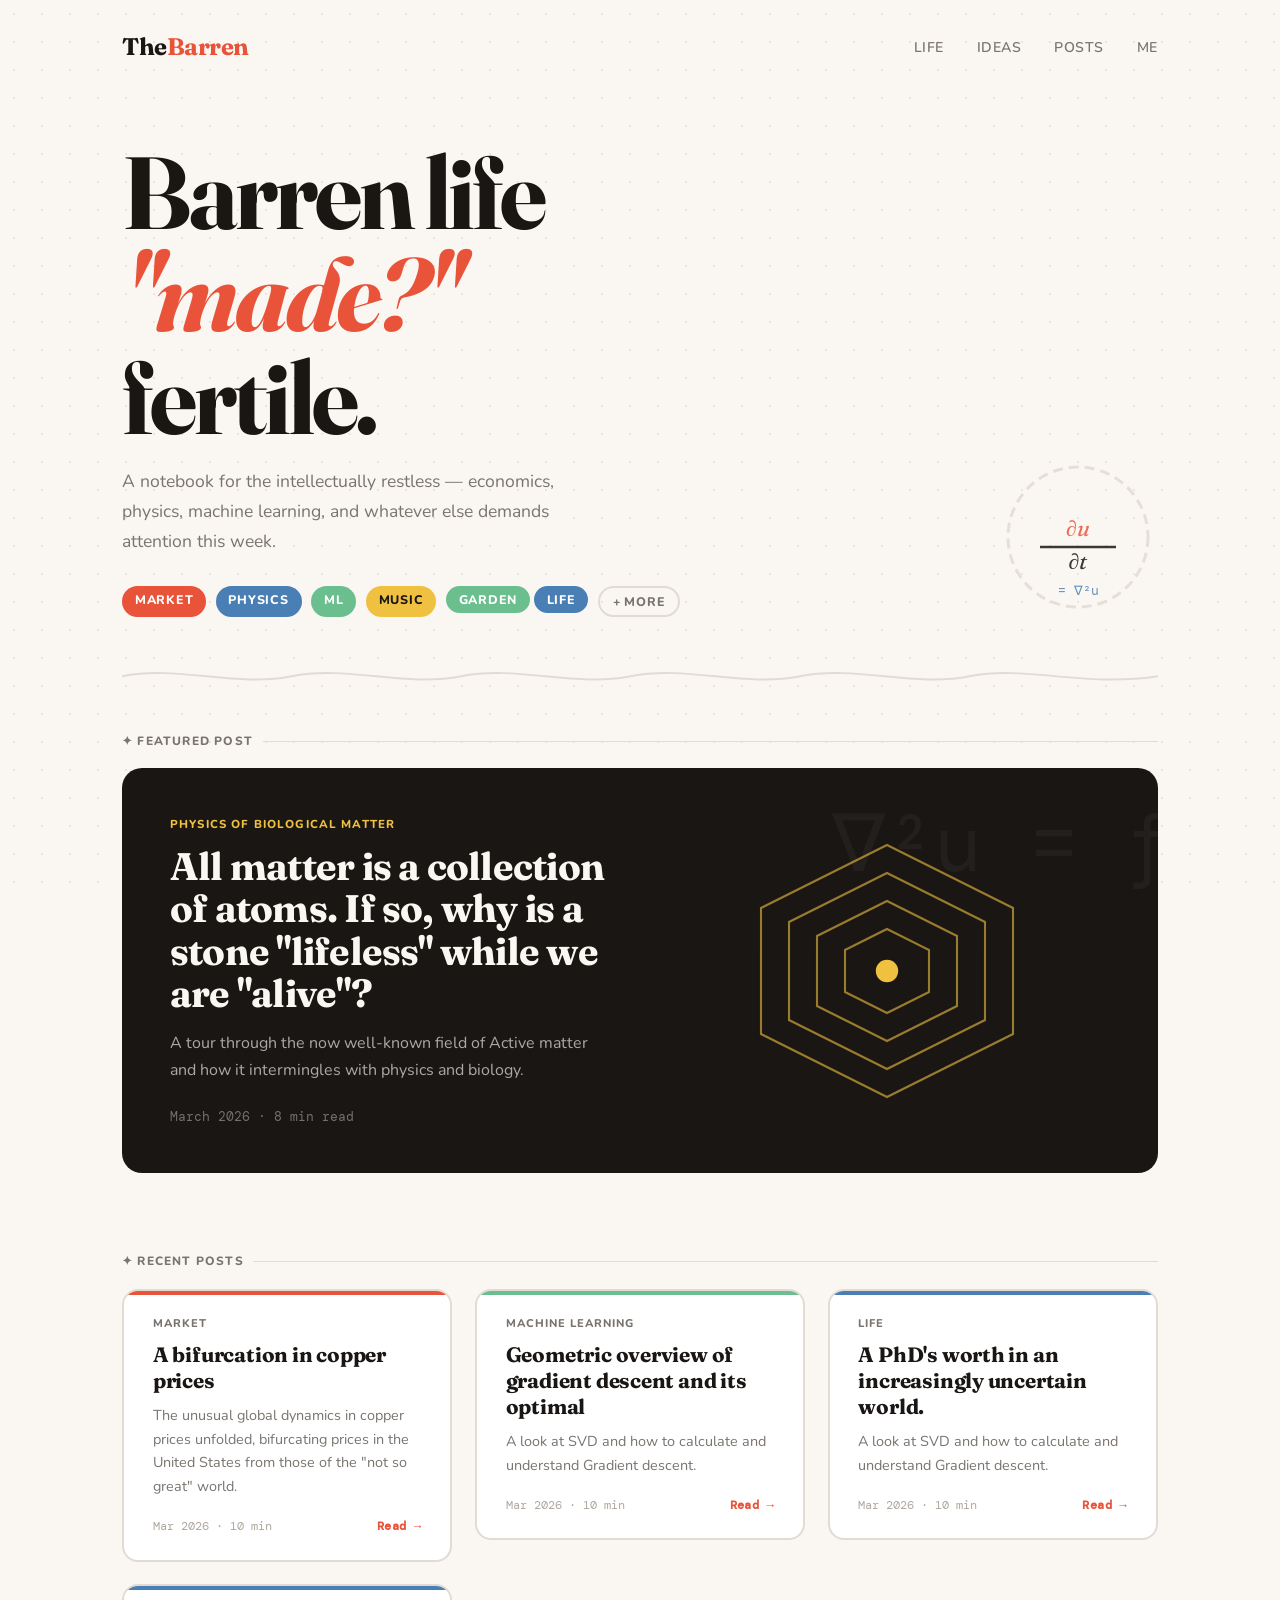
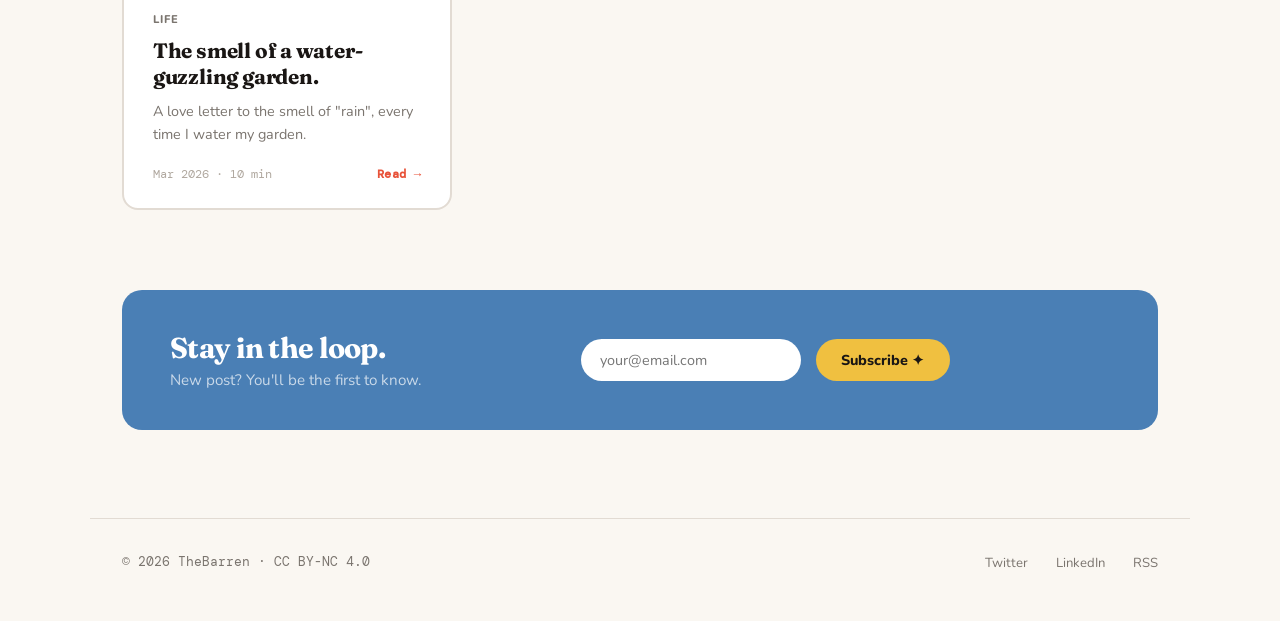
<file: index.html>
<!DOCTYPE html>
<html lang="en">
<head>
  <meta charset="UTF-8" />
  <meta name="viewport" content="width=device-width, initial-scale=1.0"/>
  <title>The Barren</title>
  <link href="https://fonts.googleapis.com/css2?family=Fraunces:ital,opsz,wght@0,9..144,300;0,9..144,700;1,9..144,400&family=DM+Mono:wght@400;500&family=Nunito:wght@400;600;800&display=swap" rel="stylesheet"/>
  <link rel="stylesheet" href="styles.css">
</head>
<body>

<header class="fade-in d1">
  <a class="logo" href="index.html">The<span>Barren</span></a>
  <nav>
    <a href="Life.html">Life</a>
    <a href="Ideas.html">Ideas</a>
    <a href="Posts.html">Posts</a>
    <a href="Me.html">Me</a>
  </nav>
</header>

<section class="hero fade-in d2">
  <div class="hero-text">
    <h1>Barren life<br/><em>"made?"</em><br/> fertile.</h1>
    <p>A notebook for the intellectually restless — economics, physics, machine learning, and whatever else demands attention this week.</p>
    <div class="tag-row">
    
      <span class="tag tag-red">Market</span>
      <span class="tag tag-blue">Physics</span>
      <span class="tag tag-green">ML</span>
      <span class="tag tag-yellow">Music</span>
    
      <span class="hidden-tags" id="moreTags">
        <span class="tag tag-green">Garden</span>
        <span class="tag tag-blue">Life</span>
      </span>
    
      <span class="tag tag-ghost" onclick="toggleMore()">+ more</span>
    
    </div>
  </div>
  
  <script>
  function toggleMore() {
    const moreTags = document.getElementById("moreTags");
    const btn = document.querySelector(".tag-ghost");
  
    if (moreTags.style.display === "inline") {
      moreTags.style.display = "none";
      btn.textContent = "+ more";
    } else {
      moreTags.style.display = "inline";
      btn.textContent = "− less";
    }
  }
  </script>
  
  <svg class="hero-doodle" viewBox="0 0 160 160" fill="none" xmlns="http://www.w3.org/2000/svg">
    <circle cx="80" cy="80" r="70" stroke="#e2dbd3" stroke-width="3" stroke-dasharray="10 6"/>
    <text x="50%" y="46%" dominant-baseline="middle" text-anchor="middle"
      font-family="Fraunces, serif" font-size="22" fill="#e8533a" font-style="italic">∂u</text>
    <line x1="42" y1="90" x2="118" y2="90" stroke="#1a1614" stroke-width="2.5"/>
    <text x="50%" y="67%" dominant-baseline="middle" text-anchor="middle"
      font-family="Fraunces, serif" font-size="22" fill="#1a1614" font-style="italic">∂t</text>
    <text x="50%" y="84%" dominant-baseline="middle" text-anchor="middle"
      font-family="DM Mono, monospace" font-size="13" fill="#4a7fb5">= ∇²u</text>
  </svg>
</section>

<div class="squiggle fade-in d3">
  <svg viewBox="0 0 1100 24" preserveAspectRatio="none" xmlns="http://www.w3.org/2000/svg">
    <path d="M0,12 C60,0 120,24 180,12 C240,0 300,24 360,12 C420,0 480,24 540,12 C600,0 660,24 720,12 C780,0 840,24 900,12 C960,0 1020,24 1100,12"
      stroke="#e2dbd3" stroke-width="2" fill="none"/>
  </svg>
</div>

<section class="section fade-in d3">
  <div class="section-label">✦ Featured Post</div>
  <div class="featured">
    <div>
      <div class="featured-label">Physics of Biological Matter</div>
      <h2>All matter is a collection of atoms. If so, why is a stone "lifeless" while we are "alive"?</h2>
      <p>A tour through the now well-known field of Active matter and how it intermingles with physics and biology.</p>
      <div class="featured-meta">March 2026 · 8 min read</div>
    </div>
    <div class="featured-visual">
      <svg viewBox="0 0 200 200" xmlns="http://www.w3.org/2000/svg">
        <g fill="none" stroke="rgba(240,192,64,0.6)" stroke-width="1.5">
          <polygon points="100,10 190,55 190,145 100,190 10,145 10,55"/>
          <polygon points="100,30 170,65 170,135 100,170 30,135 30,65"/>
          <polygon points="100,50 150,75 150,125 100,150 50,125 50,75"/>
          <polygon points="100,70 130,85 130,115 100,130 70,115 70,85"/>
        </g>
        <circle cx="100" cy="100" r="8" fill="#f0c040"/>
      </svg>
    </div>
  </div>
</section>

<section class="section fade-in d4">
  <div class="section-label">✦ Recent Posts</div>
  <div class="card-grid">

    <a href="Surge-in-copper-prices.html" class="card-link">
      <div class="card">
        <div class="card-accent ca-red"></div>
        <div class="card-topic">Market</div>
    
        <h3>A bifurcation in copper prices</h3>
    
        <p>The unusual global dynamics in copper prices unfolded, bifurcating prices in the United States from those of the "not so great" world.</p>
    
        <div class="card-footer">
          <span>Mar 2026 · 10 min</span>
          <span class="read-more">Read →</span>
        </div>
      </div>
    </a>

    
    <a href="gradient-descent.html" class="card-link">
      <div class="card">
        <div class="card-accent ca-green"></div>
        <div class="card-topic">Machine Learning</div>
    
        <h3>Geometric overview of gradient descent and its optimal</h3>
    
        <p>A look at SVD and how to calculate and understand Gradient descent.</p>
    
        <div class="card-footer">
          <span>Mar 2026 · 10 min</span>
          <span class="read-more">Read →</span>
        </div>
      </div>
    </a>

    <a href="A-phd-worth.html" class="card-link">
      <div class="card">
        <div class="card-accent ca-blue"></div>
        <div class="card-topic">Life</div>
    
        <h3>A PhD's worth in an increasingly uncertain world.</h3>
    
        <p>A look at SVD and how to calculate and understand Gradient descent.</p>
    
        <div class="card-footer">
          <span>Mar 2026 · 10 min</span>
          <span class="read-more">Read →</span>
        </div>
      </div>
    </a>

    <a href="The-smell-of-a-water.html" class="card-link">
      <div class="card">
        <div class="card-accent ca-blue"></div>
        <div class="card-topic">Life</div>
    
        <h3>The smell of a water-guzzling garden.</h3>
    
        <p>A love letter to the smell of "rain", every time I water my garden. </p>
    
        <div class="card-footer">
          <span>Mar 2026 · 10 min</span>
          <span class="read-more">Read →</span>
        </div>
      </div>
    </a>
    
  </div>
</section>

<div id="newsletter"></div>
<div id="footer"></div>

<script src="newsletterscript.js"></script>
<script src="layout.js"></script>

</body>
</html>
</file>
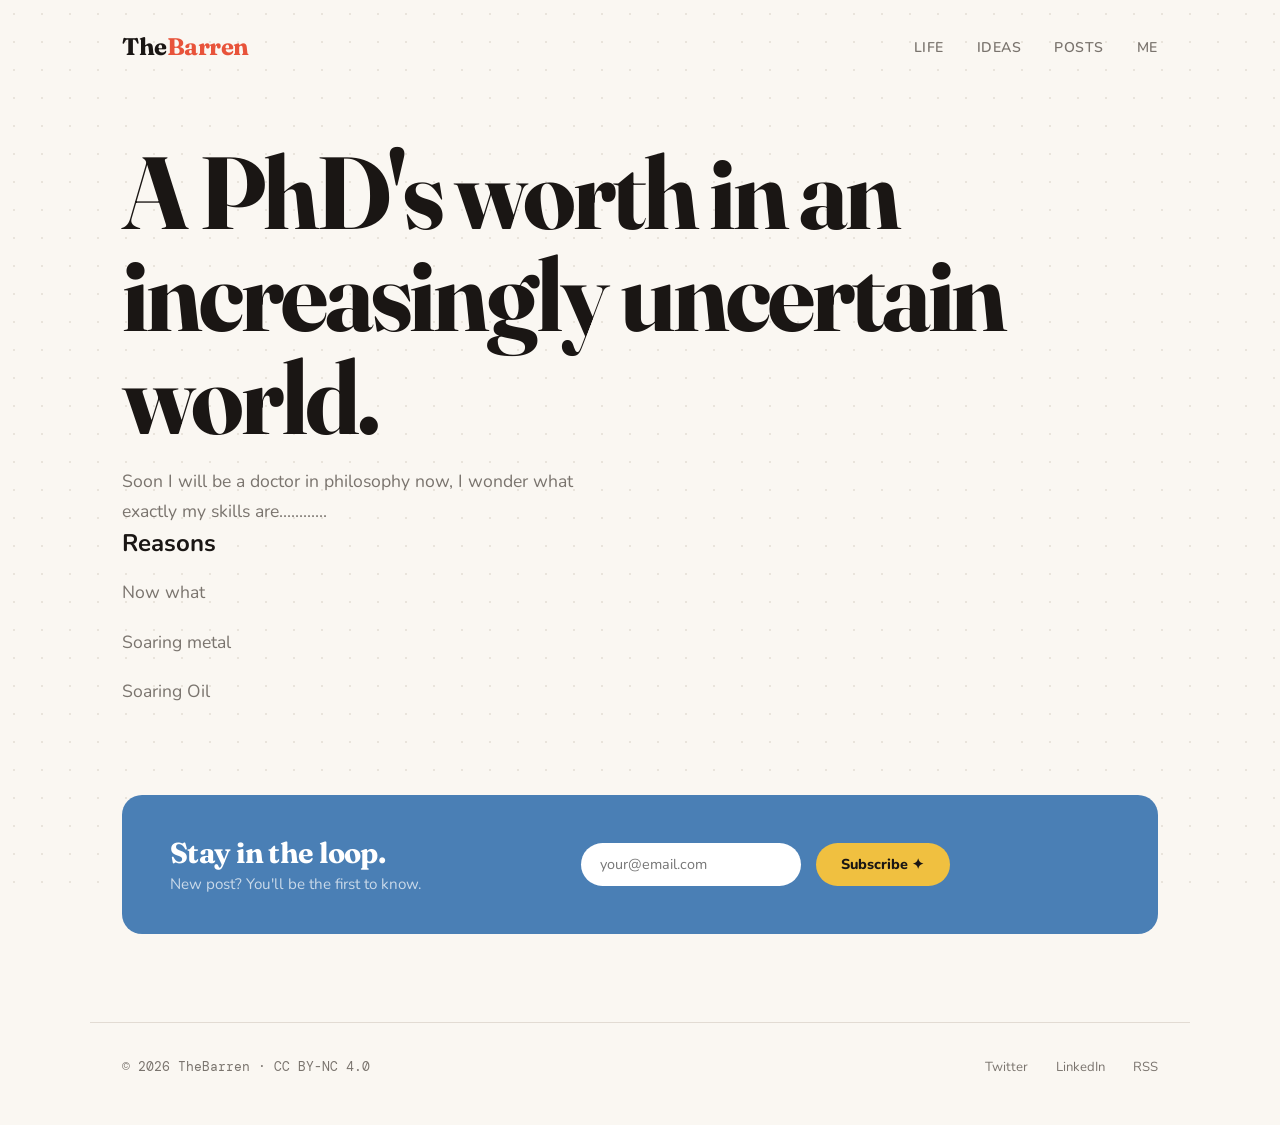
<file: A-phd-worth.html>
<!DOCTYPE html>
<html>
  
<head>
  <title>A PhD's worth in an increasingly uncertain world.</title>
  <meta charset="UTF-8" />
  <meta name="viewport" content="width=device-width, initial-scale=1.0"/>
  <link href="https://fonts.googleapis.com/css2?family=Fraunces:ital,opsz,wght@0,9..144,300;0,9..144,700;1,9..144,400&family=DM+Mono:wght@400;500&family=Nunito:wght@400;600;800&display=swap" rel="stylesheet"/>
  <link rel="stylesheet" href="styles.css">
</head>

<body>

<header class="fade-in d1">
  <a class="logo" href="index.html">The<span>Barren</span></a>
  <nav>
    <a href="Life.html">Life</a>
    <a href="Ideas.html">Ideas</a>
    <a href="Posts.html">Posts</a>
    <a href="Me.html">Me</a>
  </nav>
</header>

<section class="hero fade-in d2">
  <div class="hero-text">
    <h1>A PhD's worth in an increasingly uncertain world.</h1>

    <p>
    Soon I will be a doctor in philosophy now, I wonder what exactly my skills are............
    </p>

    <h2>Reasons</h2>

    <p>
    Now what
    </p>

    <p>
    Soaring metal
    </p>

    <p>
    Soaring Oil
    </p>
</div>
</section>

<div id="newsletter"></div>
<div id="footer"></div>

<script src="newsletterscript.js"></script>
<script src="layout.js"></script>

</body>
</html>
</file>
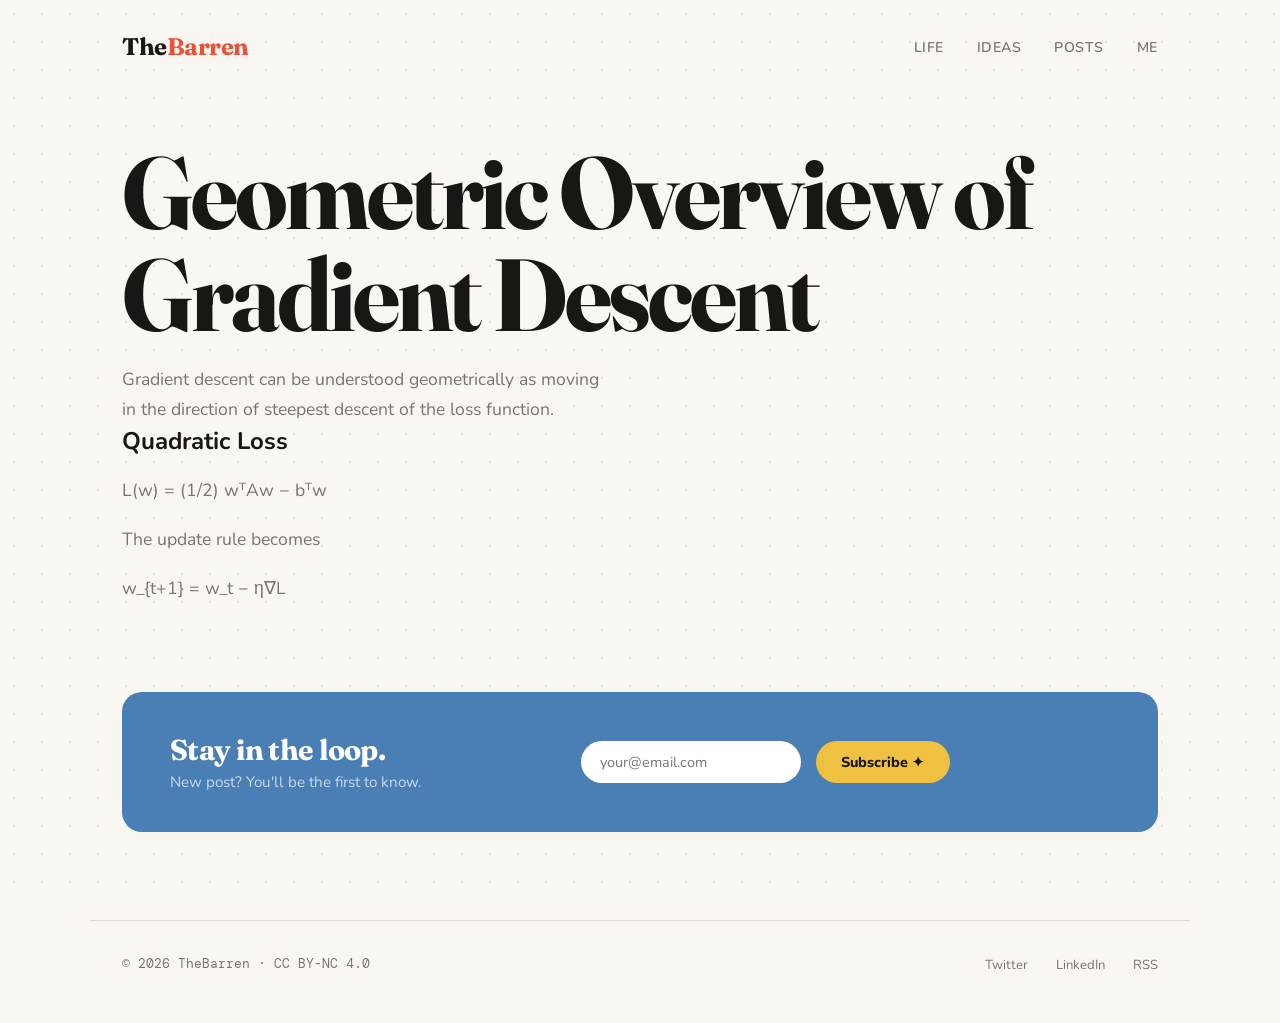
<file: gradient-descent.html>
<!DOCTYPE html>
<html>
  
<head>
  <title>Geometric Overview of Gradient Descent</title>
  <meta charset="UTF-8" />
  <meta name="viewport" content="width=device-width, initial-scale=1.0"/>
  <link href="https://fonts.googleapis.com/css2?family=Fraunces:ital,opsz,wght@0,9..144,300;0,9..144,700;1,9..144,400&family=DM+Mono:wght@400;500&family=Nunito:wght@400;600;800&display=swap" rel="stylesheet"/>
  <link rel="stylesheet" href="styles.css">

</head>

<body>

<header class="fade-in d1">
  <a class="logo" href="index.html">The<span>Barren</span></a>
  <nav>
    <a href="Life.html">Life</a>
    <a href="Ideas.html">Ideas</a>
    <a href="Posts.html">Posts</a>
    <a href="Me.html">Me</a>
  </nav>
</header>


<section class="hero fade-in d2">
  <div class="hero-text">
    <h1>Geometric Overview of Gradient Descent</h1>

    <p>
    Gradient descent can be understood geometrically as moving in the direction
    of steepest descent of the loss function.
    </p>

    <h2>Quadratic Loss</h2>

    <p>
    L(w) = (1/2) wᵀAw − bᵀw
    </p>

    <p>
    The update rule becomes
    </p>

    <p>
    w_{t+1} = w_t − η∇L
    </p>
</div>
</section>

<div id="newsletter"></div>
<div id="footer"></div>

<script src="newsletterscript.js"></script>
<script src="layout.js"></script>

</body>
</html>
</file>
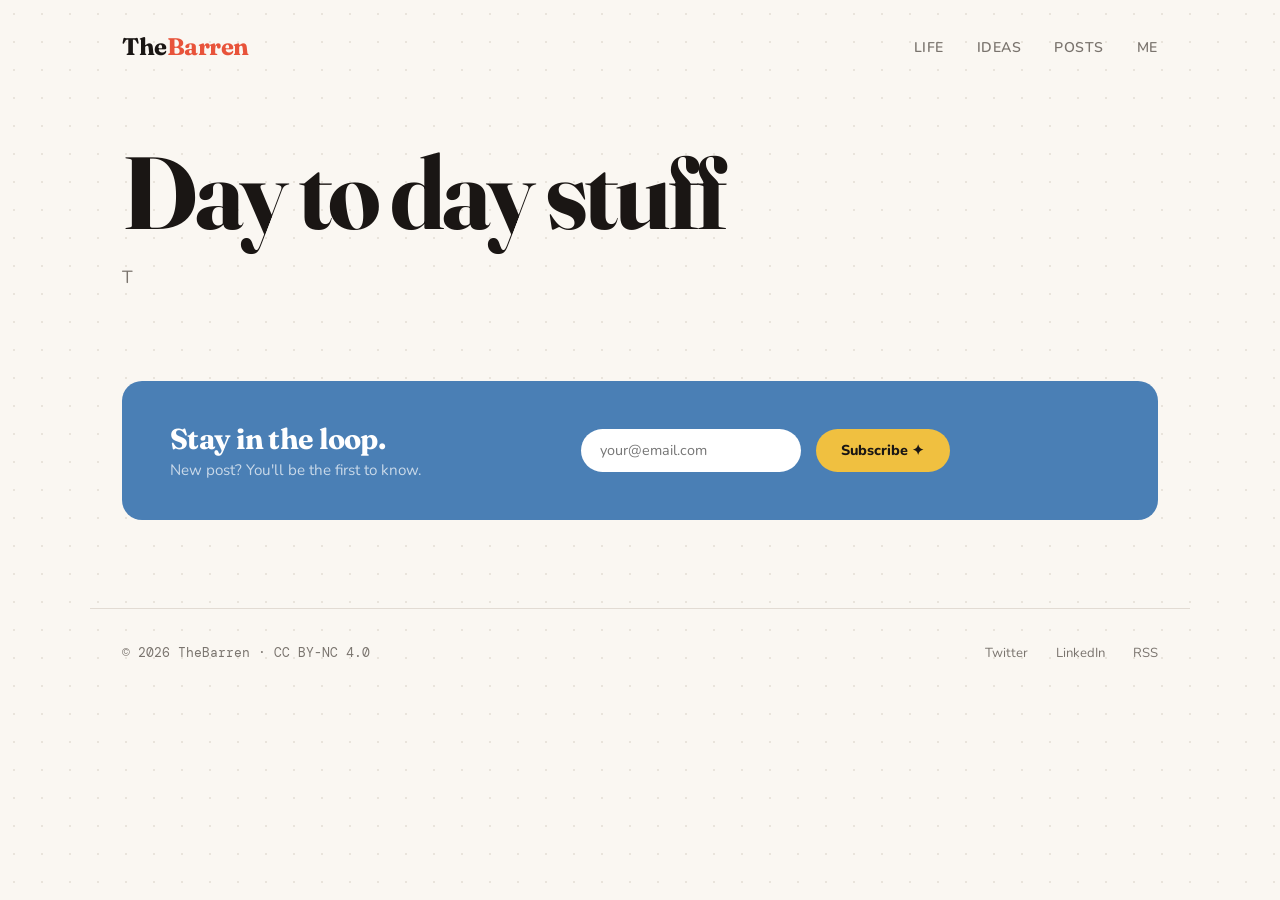
<file: Ideas.html>
<!DOCTYPE html>
<html>

<head>
  <title>Life: TheBarren </title>
  <meta charset="UTF-8" />
  <meta name="viewport" content="width=device-width, initial-scale=1.0"/>
  <link rel="stylesheet" href="styles.css">
  <link href="https://fonts.googleapis.com/css2?family=Fraunces:ital,opsz,wght@0,9..144,300;0,9..144,700;1,9..144,400&family=DM+Mono:wght@400;500&family=Nunito:wght@400;600;800&display=swap" rel="stylesheet"/>

</head>

<body>

<header class="fade-in d1">
  <a class="logo" href="index.html">The<span>Barren</span></a>
  <nav>
    <a href="Life.html">Life</a>
    <a href="Ideas.html">Ideas</a>
    <a href="Posts.html">Posts</a>
    <a href="Me.html">Me</a>
  </nav>
</header>


<section class="hero fade-in d2">
  <div class="hero-text">
    <h1>Day to day stuff</h1>

    <p>
    T
    </p>
</div>
</section>

<div id="newsletter"></div>
<div id="footer"></div>

<script src="newsletterscript.js"></script>
<script src="layout.js"></script>

</body>
</html>
</file>
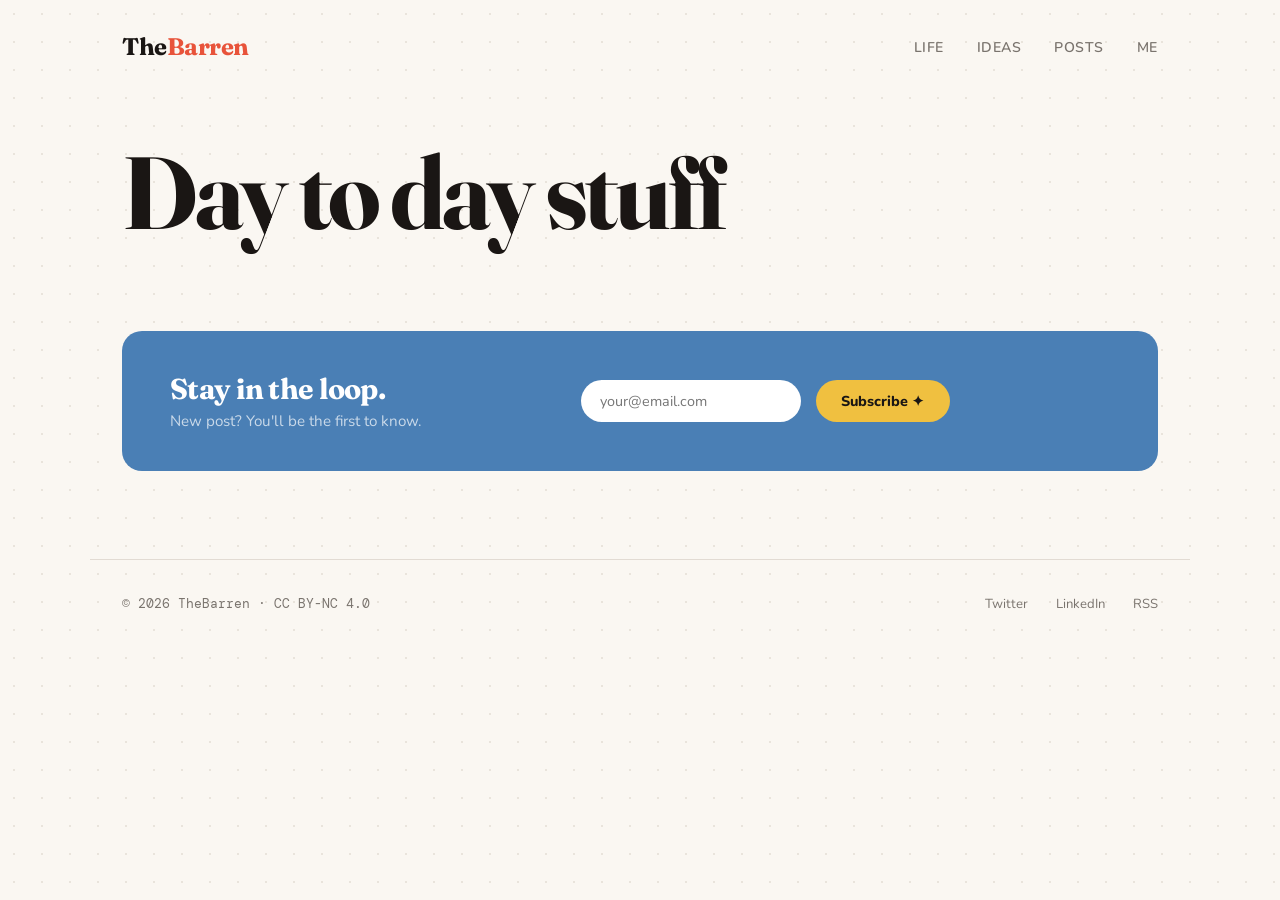
<file: Life.html>
<!DOCTYPE html>
<html>

<head>
  <title>Life: TheBarren </title>
  <meta charset="UTF-8" />
  <meta name="viewport" content="width=device-width, initial-scale=1.0"/>
  <link rel="stylesheet" href="styles.css">
  <link href="https://fonts.googleapis.com/css2?family=Fraunces:ital,opsz,wght@0,9..144,300;0,9..144,700;1,9..144,400&family=DM+Mono:wght@400;500&family=Nunito:wght@400;600;800&display=swap" rel="stylesheet"/>

</head>

<body>

<div id="header"></div>

<section class="hero fade-in d2">
  <div class="hero-text">
    <h1>Day to day stuff</h1>
  </div>
</section>

<div id="newsletter"></div>
<div id="footer"></div>

<script src="newsletterscript.js"></script>
<script src="layout.js"></script>

</body>
</html>
</file>
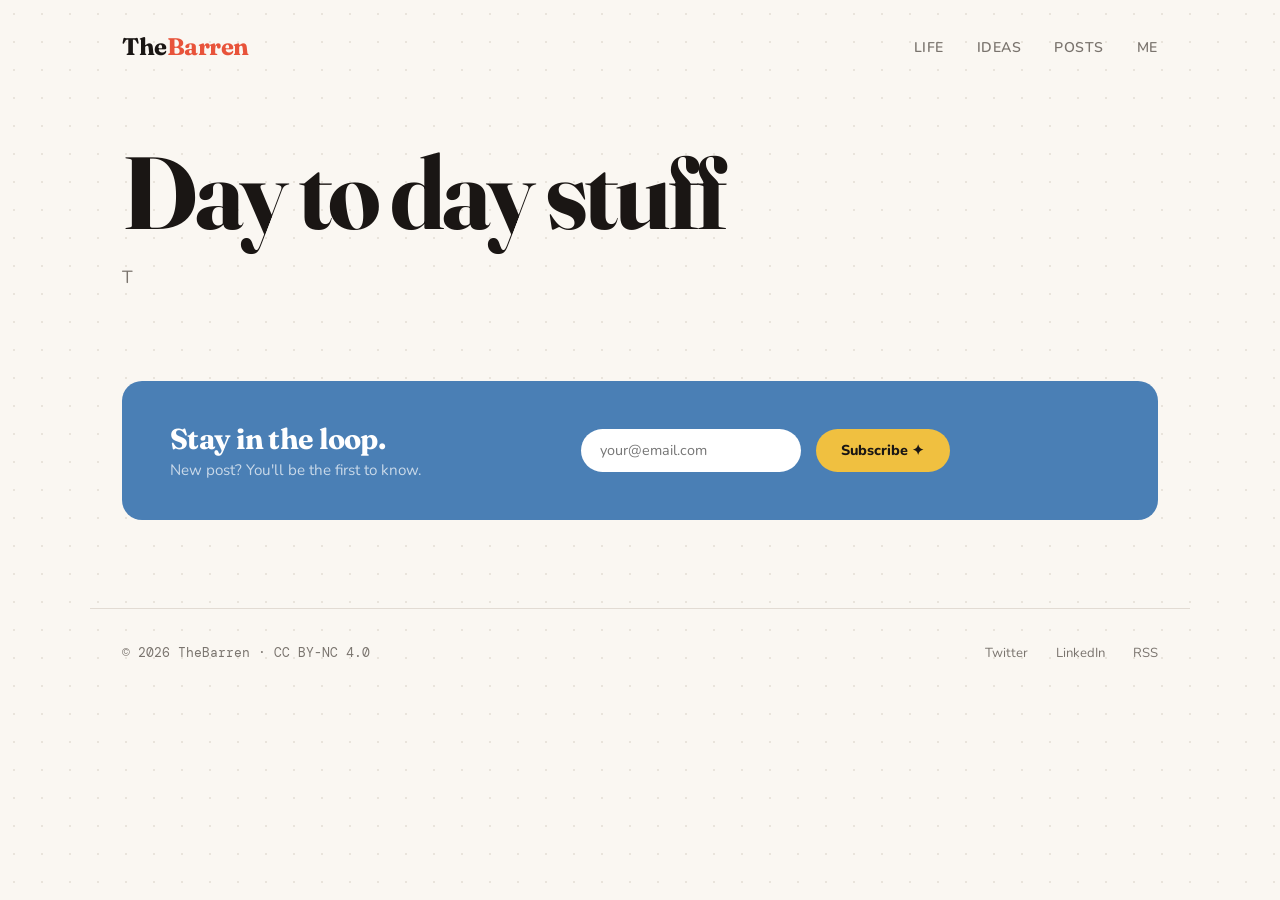
<file: Posts.html>
<!DOCTYPE html>
<html>

<head>
  <title>Posts: TheBarren </title>
  <meta charset="UTF-8" />
  <meta name="viewport" content="width=device-width, initial-scale=1.0"/>
  <link rel="stylesheet" href="styles.css">
  <link href="https://fonts.googleapis.com/css2?family=Fraunces:ital,opsz,wght@0,9..144,300;0,9..144,700;1,9..144,400&family=DM+Mono:wght@400;500&family=Nunito:wght@400;600;800&display=swap" rel="stylesheet"/>

</head>

<body>

<header class="fade-in d1">
  <a class="logo" href="index.html">The<span>Barren</span></a>
  <nav>
    <a href="Life.html">Life</a>
    <a href="Ideas.html">Ideas</a>
    <a href="Posts.html">Posts</a>
    <a href="Me.html">Me</a>
  </nav>
</header>

<section class="hero fade-in d2">
  <div class="hero-text">
    <h1>Day to day stuff</h1>

    <p>
    T
    </p>
</div>
</section>

<div id="newsletter"></div>
<div id="footer"></div>

<script src="newsletterscript.js"></script>
<script src="layout.js"></script>

</body>
</html>
</file>
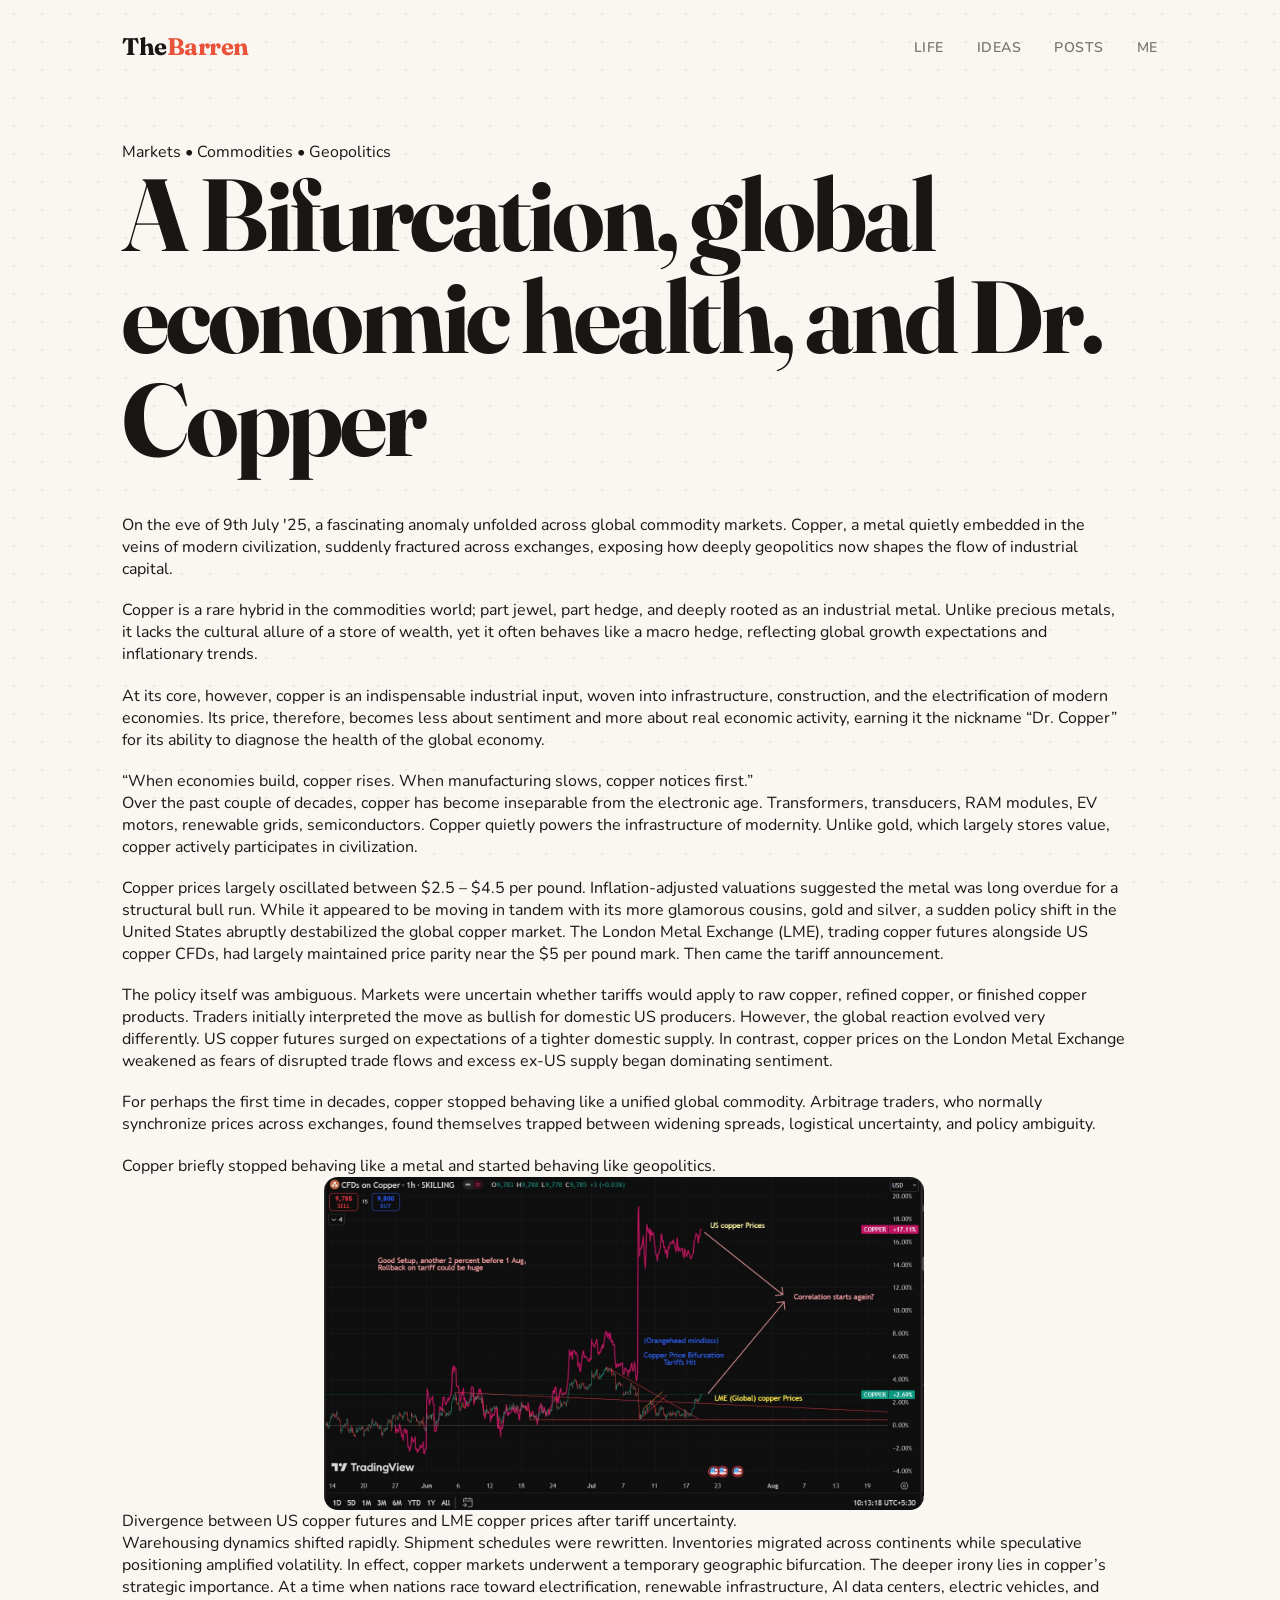
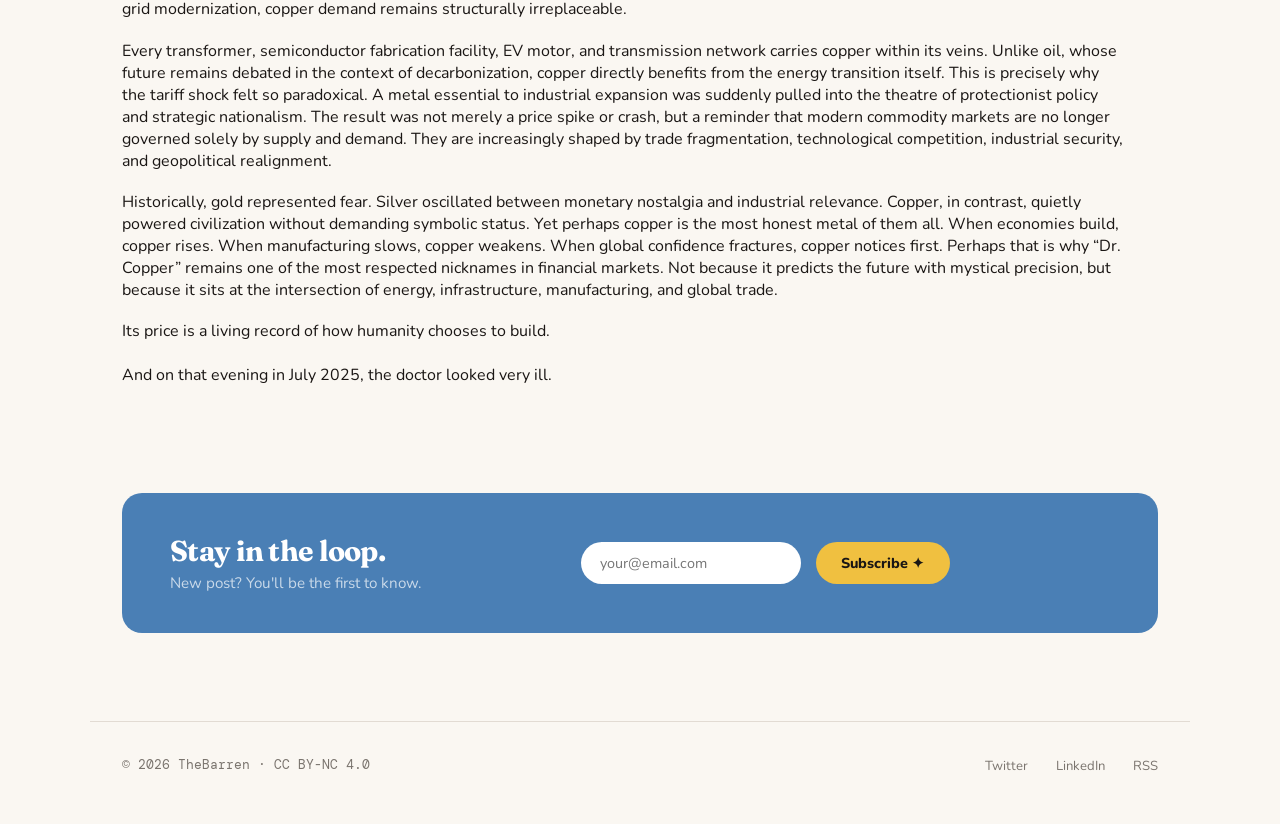
<file: Surge-in-copper-prices.html>
<!DOCTYPE html>
<html>
  
<head>
  <title>Surge In Copper Prices: An anomaly </title>
  <meta charset="UTF-8" />
  <meta name="viewport" content="width=device-width, initial-scale=1.0"/>
  <link href="https://fonts.googleapis.com/css2?family=Fraunces:ital,opsz,wght@0,9..144,300;0,9..144,700;1,9..144,400&family=DM+Mono:wght@400;500&family=Nunito:wght@400;600;800&display=swap" rel="stylesheet"/>
  <link rel="stylesheet" href="styles.css">

</head>

<body>

<header class="fade-in d1">
  <a class="logo" href="index.html">The<span>Barren</span></a>
  <nav>
    <a href="Life.html">Life</a>
    <a href="Ideas.html">Ideas</a>
    <a href="Posts.html">Posts</a>
    <a href="Me.html">Me</a>
  </nav>
</header>


<section class="hero fade-in d2">

  <div class="hero-text article-container">

    <div class="article-tag">
      Markets • Commodities • Geopolitics
    </div>

    <h1>
      A Bifurcation, global economic health, and Dr. Copper
    </h1>
    <br><br>
      On the eve of 9th July '25, a fascinating anomaly unfolded across global commodity markets. 
    Copper, a metal quietly embedded in the veins of modern civilization, suddenly fractured across exchanges, 
    exposing how deeply geopolitics now shapes the flow of industrial capital.
    </p>
      Copper is a rare hybrid in the commodities world; part jewel, part hedge,
      and deeply rooted as an industrial metal. Unlike precious metals, it lacks the
      cultural allure of a store of wealth, yet it often behaves like a macro hedge,
      reflecting global growth expectations and inflationary trends.
    </p>
      At its core, however, copper is an indispensable industrial input, woven into
      infrastructure, construction, and the electrification of modern economies.
      Its price, therefore, becomes less about sentiment and more about real economic
      activity, earning it the nickname <span class="highlight">“Dr. Copper”</span>
      for its ability to diagnose the health of the global economy.
    </p>

    <blockquote>
      “When economies build, copper rises. When manufacturing slows,
      copper notices first.”
    </blockquote>

      Over the past couple of decades, copper has become inseparable from the electronic
      age. Transformers, transducers, RAM modules, EV motors, renewable grids,
      semiconductors. Copper quietly powers the infrastructure of modernity.
      Unlike gold, which largely stores value, copper actively participates in civilization.
    </p>

      Copper prices largely oscillated between
      <span class="highlight">$2.5 – $4.5 per pound</span>.
      Inflation-adjusted valuations suggested the metal was long overdue for a structural
      bull run. While it appeared to be moving in tandem with its more glamorous cousins,
      gold and silver, a sudden policy shift in the United States abruptly destabilized
      the global copper market. The London Metal Exchange (LME), trading copper futures alongside US copper CFDs,
      had largely maintained price parity near the
      <span class="highlight">$5 per pound</span> mark.
      Then came the tariff announcement.
    </p>

      The policy itself was ambiguous. Markets were uncertain whether tariffs would apply
      to raw copper, refined copper, or finished copper products. Traders initially interpreted
      the move as bullish for domestic US producers. However, the global reaction evolved very differently.
      US copper futures surged on expectations of a tighter domestic supply. 
      In contrast, copper prices on the London Metal Exchange weakened as fears of disrupted
      trade flows and excess ex-US supply began dominating sentiment.
    </p>

      For perhaps the first time in decades, copper stopped behaving like a unified global commodity.
      Arbitrage traders, who normally synchronize prices across exchanges,
      found themselves trapped between widening spreads, logistical uncertainty,
      and policy ambiguity.
    </p>

    <blockquote>
      Copper briefly stopped behaving like a metal
      and started behaving like geopolitics.
    </blockquote>

  <figure class="article-image">
    <img src="Copperbifur.jpeg" alt="Copper price divergence">
    <figcaption>
      Divergence between US copper futures and LME copper prices after tariff uncertainty.
    </figcaption>
  </figure>

      Warehousing dynamics shifted rapidly. Shipment schedules were rewritten.
      Inventories migrated across continents while speculative positioning amplified volatility.
      In effect, copper markets underwent a temporary geographic bifurcation.
      The deeper irony lies in copper’s strategic importance. At a time when nations race toward
      electrification, renewable infrastructure, AI data centers, electric vehicles,
      and grid modernization, copper demand remains structurally irreplaceable.
    </p>

      Every transformer, semiconductor fabrication facility, EV motor,
      and transmission network carries copper within its veins.
      Unlike oil, whose future remains debated in the context of decarbonization,
      copper directly benefits from the energy transition itself.
      This is precisely why the tariff shock felt so paradoxical.
      A metal essential to industrial expansion was suddenly pulled into the theatre
      of protectionist policy and strategic nationalism.
      The result was not merely a price spike or crash,
      but a reminder that modern commodity markets are no longer governed solely
      by supply and demand. They are increasingly shaped by trade fragmentation,
      technological competition, industrial security, and geopolitical realignment.
    </p>

      Historically, gold represented fear.
      Silver oscillated between monetary nostalgia and industrial relevance.
      Copper, in contrast, quietly powered civilization without demanding symbolic status.
      Yet perhaps copper is the most honest metal of them all.
      When economies build, copper rises.
      When manufacturing slows, copper weakens.
      When global confidence fractures, copper notices first.
      Perhaps that is why <span class="highlight">“Dr. Copper”</span>
      remains one of the most respected nicknames in financial markets.
      Not because it predicts the future with mystical precision,
      but because it sits at the intersection of energy,
      infrastructure, manufacturing, and global trade.
    </p>

      Its price is a living record of how humanity chooses to build.
      <br><br>
      And on that evening in July 2025,
      the doctor looked very ill.
    </p>

  </div>

</section>

<div id="newsletter"></div>
<div id="footer"></div>

<script src="newsletterscript.js"></script>
<script src="layout.js"></script>

</body>
</html>
</file>
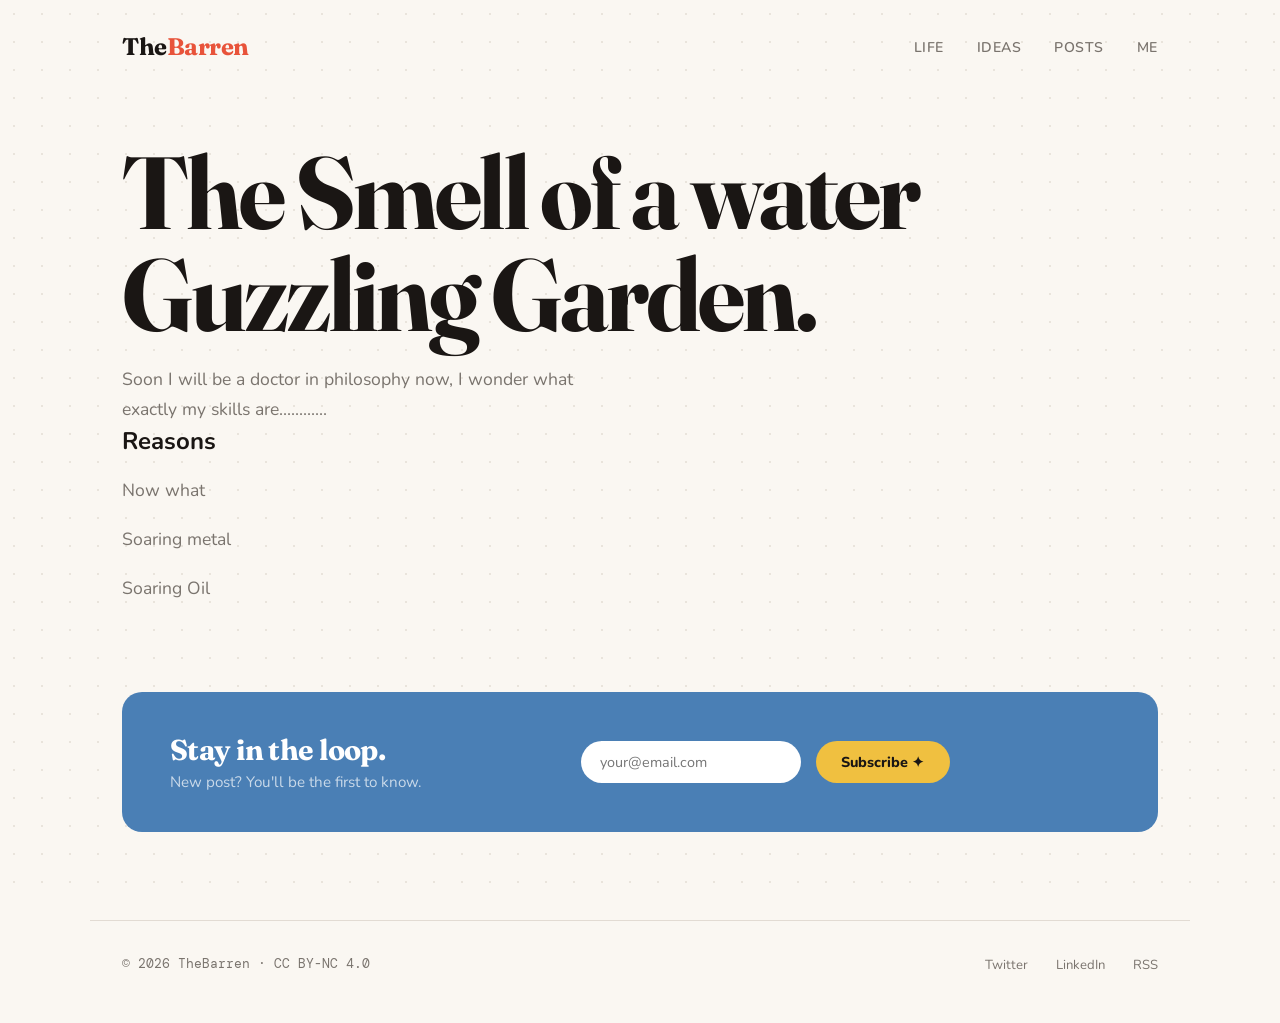
<file: The-smell-of-a-water.html>
<!DOCTYPE html>
<html>
  
<head>
  <title>The smell of a water guzzling garden.</title>
  <meta charset="UTF-8" />
  <meta name="viewport" content="width=device-width, initial-scale=1.0"/>
  <link href="https://fonts.googleapis.com/css2?family=Fraunces:ital,opsz,wght@0,9..144,300;0,9..144,700;1,9..144,400&family=DM+Mono:wght@400;500&family=Nunito:wght@400;600;800&display=swap" rel="stylesheet"/>
  <link rel="stylesheet" href="styles.css">
</head>

<body>

<header class="fade-in d1">
  <a class="logo" href="index.html">The<span>Barren</span></a>
  <nav>
    <a href="Life.html">Life</a>
    <a href="Ideas.html">Ideas</a>
    <a href="Posts.html">Posts</a>
    <a href="Me.html">Me</a>
  </nav>
</header>


<section class="hero fade-in d2">
  <div class="hero-text">
    <h1>The Smell of a water Guzzling Garden.</h1>

    <p>
    Soon I will be a doctor in philosophy now, I wonder what exactly my skills are............
    </p>

    <h2>Reasons</h2>

    <p>
    Now what
    </p>

    <p>
    Soaring metal
    </p>

    <p>
    Soaring Oil
    </p>
</div>
</section>

<div id="newsletter"></div>
<div id="footer"></div>

<script src="newsletterscript.js"></script>
<script src="layout.js"></script>

</body>
</html>
</file>
<file: styles.css>
*, *::before, *::after { box-sizing: border-box; margin: 0; padding: 0; }

:root {
    --bg: #faf7f2;
    --ink: #1a1614;
    --accent1: #e8533a;
    --accent2: #4a7fb5;
    --accent3: #f0c040;
    --accent4: #6bbf8e;
    --card-bg: #ffffff;
    --muted: #7a746e;
    --border: #e2dbd3;
}

html { scroll-behavior: smooth; }
body {
    font-family: 'Nunito', sans-serif;
    background: var(--bg);
    color: var(--ink);
    overflow-x: hidden;
}

body::before {
    content: '';
    position: fixed;
    inset: 0;
    background-image: radial-gradient(circle, #c9bfb5 1px, transparent 1px);
    background-size: 28px 28px;
    opacity: 0.35;
    pointer-events: none;
    z-index: 0;
}

header {
    position: relative;
    z-index: 10;
    padding: 2rem 2rem 0;
    display: flex;
    justify-content: space-between;
    align-items: center;
    max-width: 1100px;
    margin: 0 auto;
}

.logo {
    font-family: 'Fraunces', serif;
    font-size: 1.5rem;
    font-weight: 700;
    letter-spacing: -0.02em;
    color: var(--ink);
    text-decoration: none;
}
.logo span { color: var(--accent1); }

nav a {
    font-size: 0.88rem;
    font-weight: 600;
    color: var(--muted);
    text-decoration: none;
    margin-left: 1.8rem;
    letter-spacing: 0.04em;
    text-transform: uppercase;
    transition: color 0.2s;
}
nav a:hover { color: var(--accent1); }

.hero {
    position: relative;
    z-index: 2;
    max-width: 1100px;
    margin: 0 auto;
    padding: 5rem 2rem 3rem;
    display: grid;
    grid-template-columns: 1fr auto;
    align-items: end;
    gap: 2rem;
}

.hero-text h1 {
    font-family: 'Fraunces', serif;
    font-size: clamp(3rem, 8vw, 6.5rem);
    line-height: 1.0;
    font-weight: 700;
    letter-spacing: -0.03em;
}
.hero-text h1 em {
    font-style: italic;
    color: var(--accent1);
}
.hero-text p {
    margin-top: 1.2rem;
    font-size: 4rem;
    color: var(--muted);
    max-width: 480px;
    line-height: 1.7;
}

.hero-doodle {
    width: 160px;
    flex-shrink: 0;
    opacity: 0.85;
    animation: float 5s ease-in-out infinite;
}
@keyframes float {
    0%, 100% { transform: translateY(0px) rotate(-2deg); }
    50%       { transform: translateY(-14px) rotate(2deg); }
}

.tag-row {
    display: flex;
    gap: 0.6rem;
    flex-wrap: wrap;
    margin-top: 1.8rem;
}
.tag {
    display: inline-block;
    font-size: 0.78rem;
    font-weight: 800;
    letter-spacing: 0.06em;
    text-transform: uppercase;
    padding: 0.3rem 0.8rem;
    border-radius: 999px;
    cursor: pointer;
    transition: transform 0.15s, box-shadow 0.15s;
}
.tag:hover { transform: translateY(-2px); box-shadow: 0 4px 12px rgba(0,0,0,0.12); }
.tag-red   { background: var(--accent1); color: #fff; }
.tag-blue  { background: var(--accent2); color: #fff; }
.tag-green { background: var(--accent4); color: #fff; }
.tag-yellow{ background: var(--accent3); color: var(--ink); }
.tag-ghost { background: transparent; color: var(--muted); border: 2px solid var(--border); }

.squiggle {
    max-width: 1100px;
    margin: 0 auto;
    padding: 0 2rem;
    position: relative;
    z-index: 2;
}
.squiggle svg { width: 100%; height: auto; }

.section {
    max-width: 1100px;
    margin: 0 auto;
    padding: 2.5rem 2rem;
    position: relative;
    z-index: 2;
}

.section-label {
    font-size: 0.75rem;
    font-weight: 800;
    letter-spacing: 0.1em;
    text-transform: uppercase;
    color: var(--muted);
    margin-bottom: 1.2rem;
    display: flex;
    align-items: center;
    gap: 0.6rem;
}
.section-label::after {
    content: '';
    flex: 1;
    height: 1px;
    background: var(--border);
}

.featured {
    background: var(--ink);
    color: #faf7f2;
    border-radius: 20px;
    padding: 3rem;
    display: grid;
    grid-template-columns: 1fr 1fr;
    gap: 3rem;
    align-items: center;
    position: relative;
    overflow: hidden;
    cursor: pointer;
    transition: transform 0.3s;
}
.featured:hover { transform: translateY(-4px); }

.featured::before {
    content: '∇²u = f';
    position: absolute;
    right: -1rem;
    top: 1.5rem;
    font-family: 'DM Mono', monospace;
    font-size: 5rem;
    color: rgba(255,255,255,0.04);
    pointer-events: none;
    white-space: nowrap;
}

.featured-label {
    font-size: 0.72rem;
    font-weight: 800;
    letter-spacing: 0.1em;
    text-transform: uppercase;
    color: var(--accent3);
    margin-bottom: 0.8rem;
}
.featured h2 {
    font-family: 'Fraunces', serif;
    font-size: 2.4rem;
    line-height: 1.1;
    letter-spacing: -0.02em;
    margin-bottom: 1rem;
}
.featured p {
    color: rgba(250,247,242,0.65);
    line-height: 1.7;
    font-size: 1rem;
}
.featured-meta {
    margin-top: 1.5rem;
    font-size: 0.82rem;
    color: rgba(250,247,242,0.4);
    font-family: 'DM Mono', monospace;
}

.featured-visual {
    display: flex;
    justify-content: center;
    align-items: center;
}
.featured-visual svg {
    width: 100%;
    max-width: 280px;
    animation: spin-slow 18s linear infinite;
}
@keyframes spin-slow {
    from { transform: rotate(0deg); }
    to   { transform: rotate(360deg); }
}

/* .subscribe-btn{
    background: var(--accent3);
    color:black;
    border:none;
    padding:12px 26px;
    border-radius:8px;
    cursor:pointer;
    font-size:15px;
    font-weight:700;

    transition:all .35s ease;
}

.subscribe-btn.success{
    background:#22c55e;
    transform:scale(1.05);
}

.subscribe-btn.success .btn-text{
    content:"";
}

.subscribe-btn:hover{
    transform:scale(1.05);
} */

.subscribe-btn {
    background: var(--accent3);
    color: var(--ink);
    border: none;
    padding: 12px 26px;
    border-radius: 8px;
    cursor: pointer;
    font-size: 15px;
    font-weight: 700;
    transition: all 0.35s ease;
}

.subscribe-btn.success {
    background: #22c55e;        /* green when subscribed */
    color: #fff;
    transform: scale(1.1);       /* small pop animation */
    box-shadow: 0 4px 15px rgba(34,197,94,0.4); /* glow effect */
    animation: pulse 0.6s ease;
}

@keyframes pulse {
    0% { transform: scale(1); }
    50% { transform: scale(1.1); }
    100% { transform: scale(1); }
}

.card-grid {
    display: grid;
    grid-template-columns: repeat(auto-fill, minmax(300px, 1fr));
    gap: 1.4rem;
}

.card {
    background: var(--card-bg);
    border-radius: 16px;
    padding: 1.6rem 1.8rem;
    border: 2px solid var(--border);
    cursor: pointer;
    transition: transform 0.2s, box-shadow 0.2s, border-color 0.2s;
    position: relative;
    overflow: hidden;
}

.card-link{
    text-decoration: none;
    color: inherit;
    display: block;
}
.card:hover {
    transform: translateY(-5px);
    box-shadow: 0 16px 40px rgba(0,0,0,0.09);
    border-color: var(--accent1);
}

.card-accent {
    position: absolute;
    top: 0; left: 0;
    width: 100%; height: 4px;
}
.ca-red    { background: var(--accent1); }
.ca-blue   { background: var(--accent2); }
.ca-green  { background: var(--accent4); }
.ca-yellow { background: var(--accent3); }

.card-topic {
    font-size: 0.7rem;
    font-weight: 800;
    letter-spacing: 0.09em;
    text-transform: uppercase;
    color: var(--muted);
    margin-bottom: 0.7rem;
}
.card h3 {
    font-family: 'Fraunces', serif;
    font-size: 1.3rem;
    line-height: 1.25;
    letter-spacing: -0.01em;
    margin-bottom: 0.6rem;
}
.card p {
    font-size: 0.9rem;
    color: var(--muted);
    line-height: 1.65;
}

.card p1 {
    font-size: 2rem;
    color: var(--muted);
    line-height: 1.65;
}

.card-footer {
    margin-top: 1.2rem;
    display: flex;
    justify-content: space-between;
    align-items: center;
    font-size: 0.78rem;
    color: #b0a89f;
    font-family: 'DM Mono', monospace;
}
.read-more {
    font-size: 0.78rem;
    font-weight: 700;
    color: var(--accent1);
    text-decoration: none;
    letter-spacing: 0.03em;
}

.newsletter {
    background: var(--accent2);
    color: #fff;
    border-radius: 20px;
    padding: 2.5rem 3rem;
    display: flex;
    justify-content: space-between;
    align-items: center;
    gap: 2rem;
    flex-wrap: wrap;
}
.newsletter h3 {
    font-family: 'Fraunces', serif;
    font-size: 1.8rem;
    letter-spacing: -0.02em;
}
.newsletter p {
    color: rgba(255,255,255,0.7);
    margin-top: 0.3rem;
    font-size: 0.95rem;
}

.nl-form {
    margin-left: 6 rem;
    display: flex;
    gap: 0.9rem;
    flex-wrap: wrap;
}
.nl-form input {
    padding: 0.7rem 1.2rem;
    border-radius: 999px;
    border: none;
    font-family: 'Nunito', sans-serif;
    font-size: 0.9rem;
    outline: none;
    width: 220px;
}
.nl-form button {
    padding: 0.7rem 1.6rem;
    border-radius: 999px;
    border: none;
    background: var(--accent3);
    color: var(--ink);
    font-family: 'Nunito', sans-serif;
    font-weight: 800;
    font-size: 0.9rem;
    cursor: pointer;
    transition: transform 0.15s;
}
.nl-form button:hover { transform: scale(1.04); }
    .hero {
    position: relative;
    z-index: 2;
    max-width: 1100px;
    margin: 0 auto;
    padding: 5rem 2rem 3rem;
    display: grid;
    grid-template-columns: 1fr auto;
    align-items: end;
    gap: 2rem;
}

.hero-text h1 {
    font-family: 'Fraunces', serif;
    font-size: clamp(3rem, 8vw, 6.5rem);
    line-height: 1.0;
    font-weight: 700;
    letter-spacing: -0.03em;
}
.hero-text h1 em {
    font-style: italic;
    color: var(--accent1);
}
.hero-text p {
    margin-top: 1.2rem;
    font-size: 1.1rem;
    color: var(--muted);
    max-width: 480px;
    line-height: 1.7;
}

.hero-doodle {
    width: 160px;
    flex-shrink: 0;
    opacity: 0.85;
    animation: float 5s ease-in-out infinite;
}

footer {
    position: relative;
    z-index: 2;
    max-width: 1100px;
    margin: 3rem auto 0;
    padding: 2rem 2rem 3rem;
    display: flex;
    justify-content: space-between;
    align-items: center;
    flex-wrap: wrap;
    gap: 1rem;
    border-top: 1px solid var(--border);
}
footer p {
    font-size: 0.82rem;
    color: var(--muted);
    font-family: 'DM Mono', monospace;
}
.footer-links a {
    font-size: 0.82rem;
    color: var(--muted);
    text-decoration: none;
    margin-left: 1.5rem;
}
.footer-links a:hover { color: var(--accent1); }

.fade-in {
    opacity: 0;
    transform: translateY(24px);
    animation: fadeUp 0.6s ease forwards;
}
@keyframes fadeUp {
    to { opacity: 1; transform: translateY(0); }
}
.d1 { animation-delay: 0.05s; }
.d2 { animation-delay: 0.15s; }
.d3 { animation-delay: 0.25s; }
.d4 { animation-delay: 0.35s; }
.d5 { animation-delay: 0.45s; }

@media (max-width: 700px) {
    .hero { grid-template-columns: 1fr; }
    .hero-doodle { display: none; }
    .featured { grid-template-columns: 1fr; }
    .featured-visual { display: none; }
    .newsletter { flex-direction: column; }
}

.article-image img {
  width: 70%;
  max-width: 600px;
  height: auto;
  display: block;
  margin: 0 auto;
  border-radius: 14px;
}
</file>
